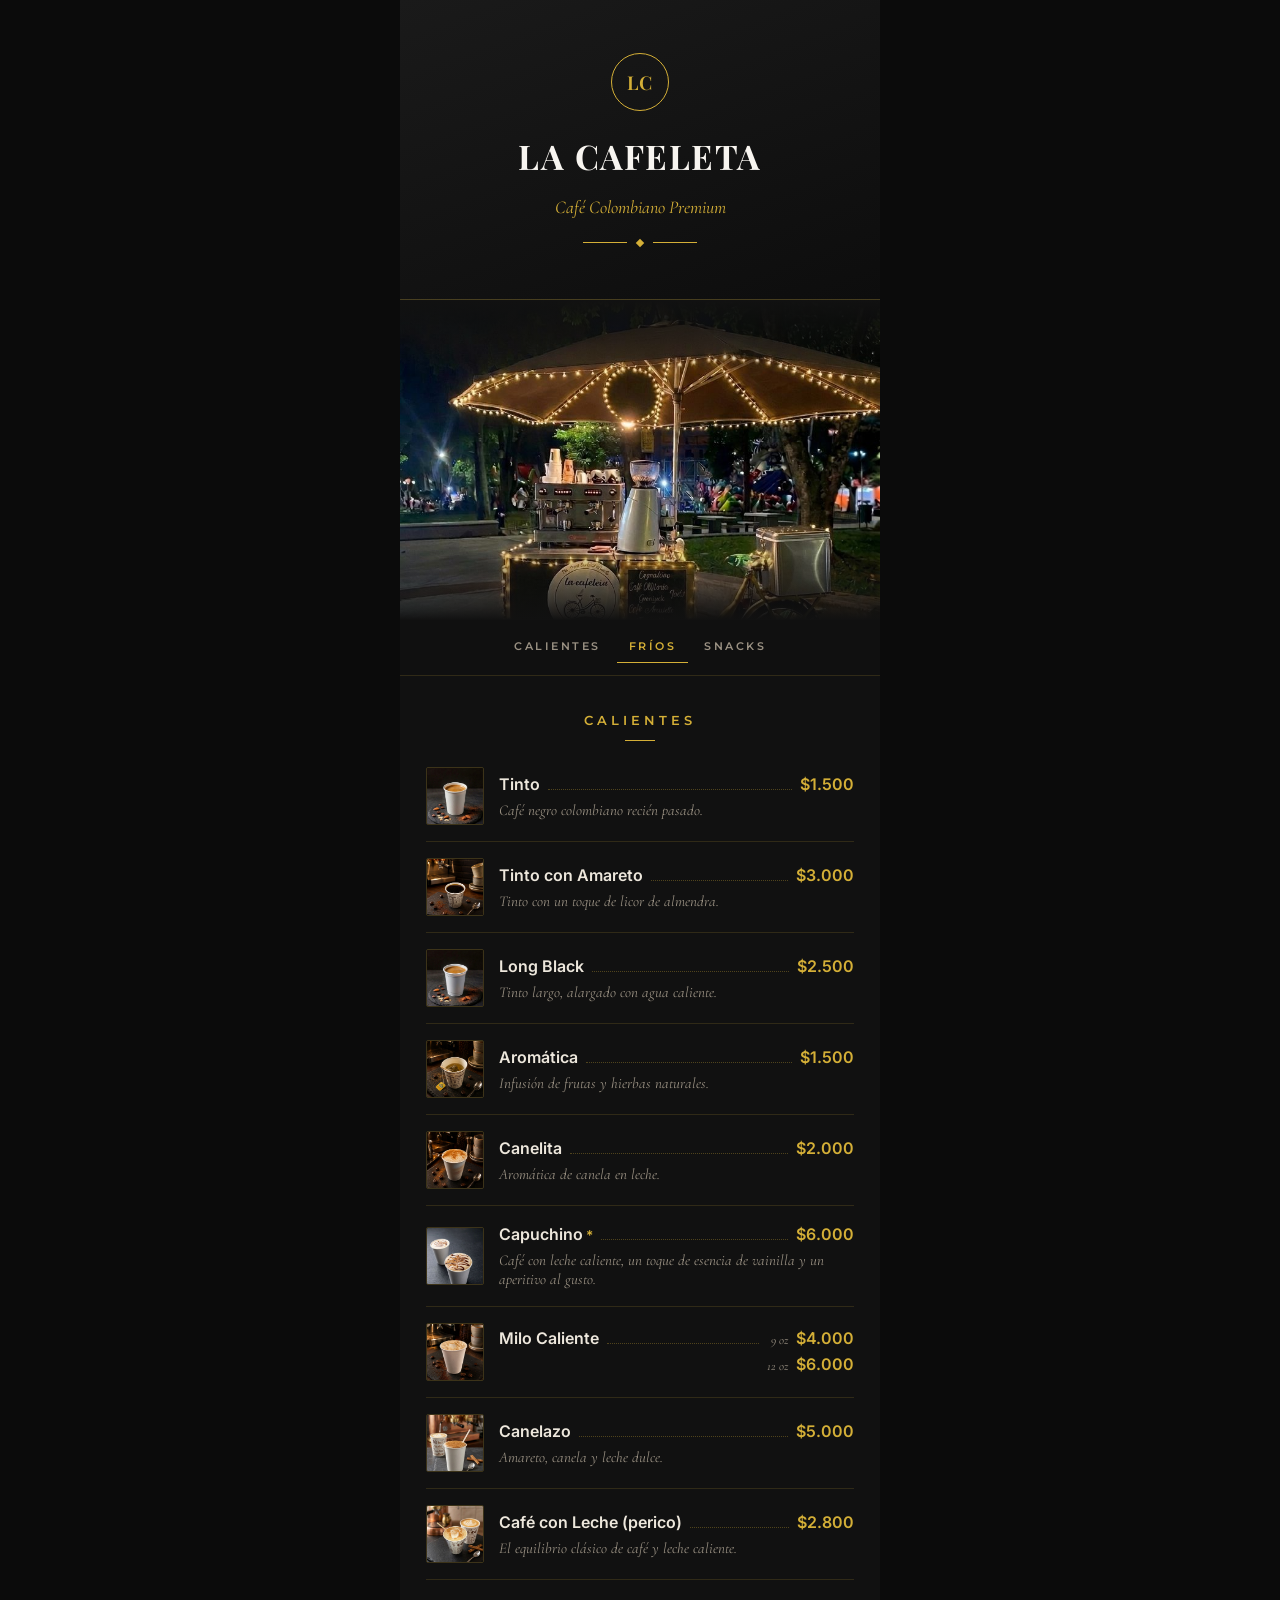
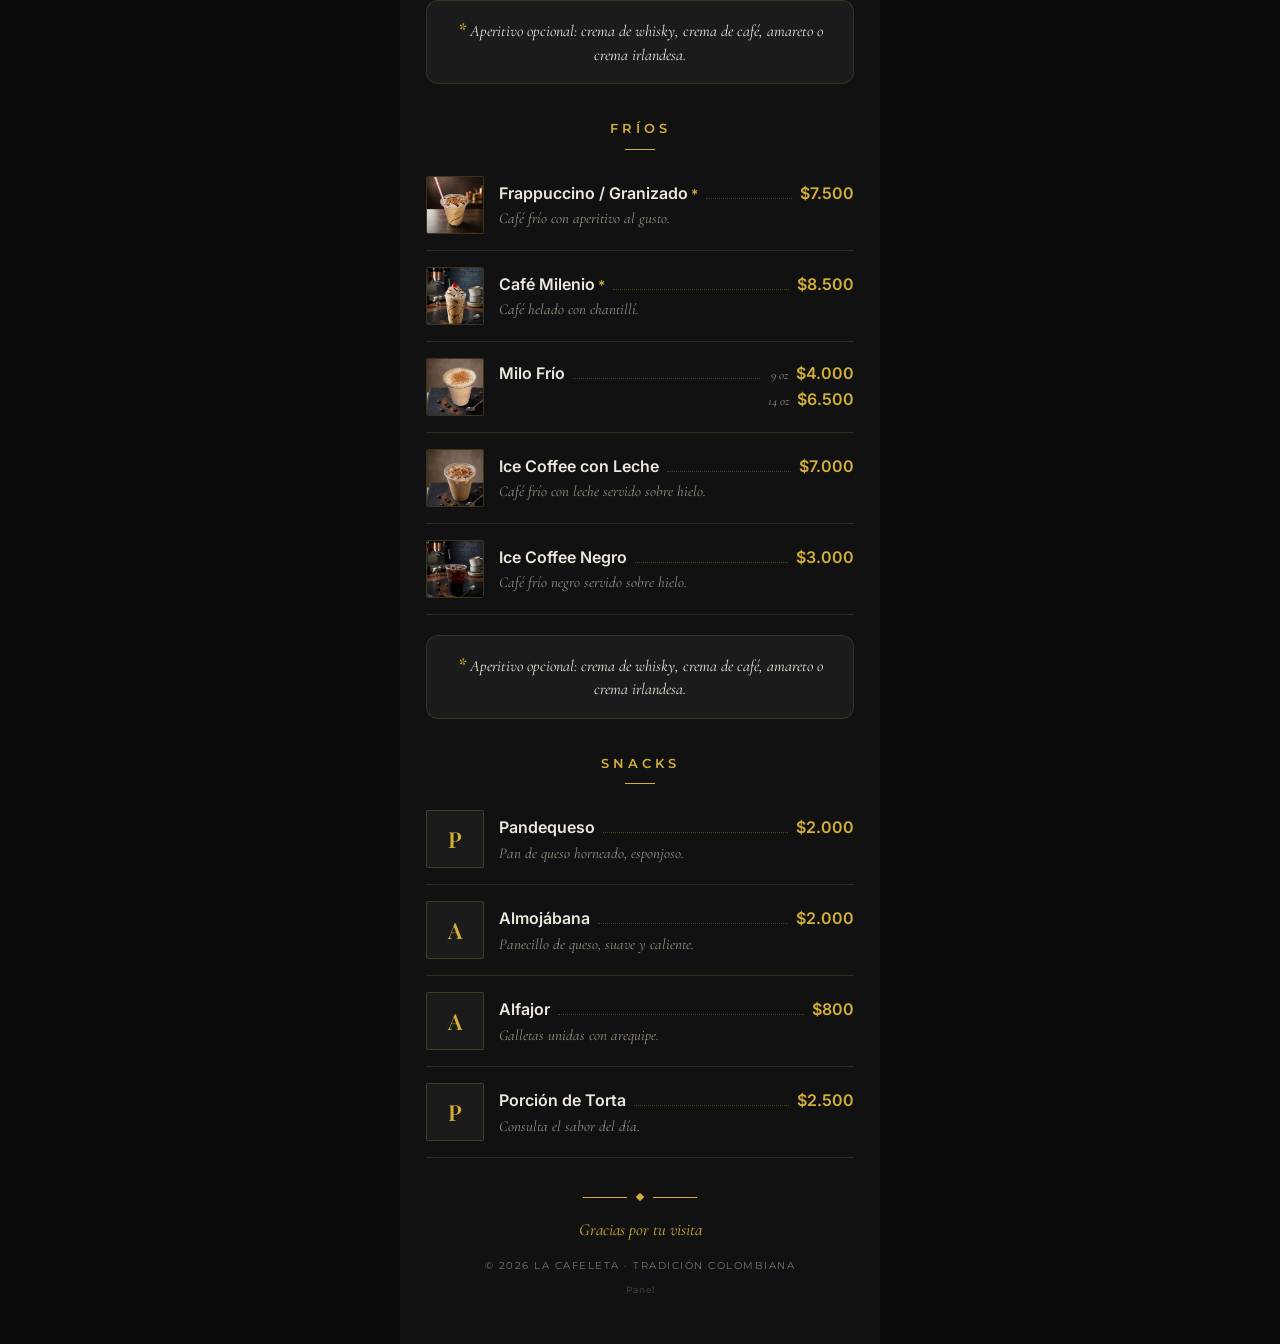
<file: site/index.html>
<!DOCTYPE html>
<html lang="es">
<head>
  <meta charset="UTF-8" />
  <meta name="viewport" content="width=device-width, initial-scale=1, viewport-fit=cover" />
  <meta name="theme-color" content="#111111" />
  <title>La Cafeleta — Menú</title>
  <meta name="description" content="Carta de bebidas de La Cafeleta — café colombiano premium. Escanea, lee y disfruta." />
  <link rel="icon" href="favicon.svg" type="image/svg+xml" />
  <link rel="apple-touch-icon" href="apple-touch-icon.png" />

  <!-- Open Graph (vista previa al compartir el link, ej. WhatsApp) -->
  <meta property="og:type" content="restaurant.menu" />
  <meta property="og:title" content="La Cafeleta — Menú" />
  <meta property="og:description" content="Café Colombiano Premium. Escanea, lee y disfruta." />
  <meta property="og:locale" content="es_CO" />
  <meta property="og:url" content="https://lacafeleta.com/" />
  <meta property="og:image" content="https://lacafeleta.com/img/cafeleta-cart.jpg" />
  <meta property="og:image:width" content="784" />
  <meta property="og:image:height" content="1371" />
  <meta name="twitter:card" content="summary_large_image" />

  <!-- Structured data -->
  <script type="application/ld+json">
  { "@context": "https://schema.org", "@type": "CafeOrCoffeeShop", "name": "La Cafeleta",
    "servesCuisine": ["Café", "Bebidas"], "priceRange": "$" }
  </script>

  <link rel="preconnect" href="https://fonts.googleapis.com" />
  <link rel="preconnect" href="https://fonts.gstatic.com" crossorigin />
  <link href="https://fonts.googleapis.com/css2?family=Cormorant+Garamond:ital,wght@0,500;1,500;1,600&family=Playfair+Display:wght@500;600;700&family=Montserrat:wght@500;600;700&family=Inter:wght@400;500;600&display=swap" rel="stylesheet" />
  <link rel="stylesheet" href="css/styles.css" />
</head>
<body class="menu-page">

  <main class="shell">

    <!-- HERO -->
    <header class="cafe-hero">
      <div class="cafe-hero-inner">
        <div class="mono" data-monogram>LC</div>
        <h1 class="cafe-title" data-brand-name>LA CAFELETA</h1>
        <p class="cafe-tagline" data-tagline>Café Colombiano Premium</p>
        <div class="ornament">
          <span class="line"></span><span class="diamond"></span><span class="line"></span>
        </div>
      </div>
    </header>

    <!-- FOTO DEL CARRITO (banner, se muestra si brand.heroImg existe) -->
    <div class="hero-photo" data-hero-photo hidden></div>

    <!-- MENÚ (secciones inyectadas desde restaurant.js) -->
    <div class="menu" data-menu></div>

    <!-- FOOTER -->
    <footer class="cafe-footer">
      <div class="ornament">
        <span class="line"></span><span class="diamond"></span><span class="line"></span>
      </div>
      <p class="thanks" data-thanks>Gracias por tu visita</p>
      <p class="footnote" data-footnote>© 2026 LA CAFELETA · TRADICIÓN COLOMBIANA</p>
      <a class="panel-link" href="admin.html">Panel</a>
    </footer>

  </main>

  <script src="data/restaurant.js"></script>
  <script src="js/app.js"></script>
</body>
</html>
</file>
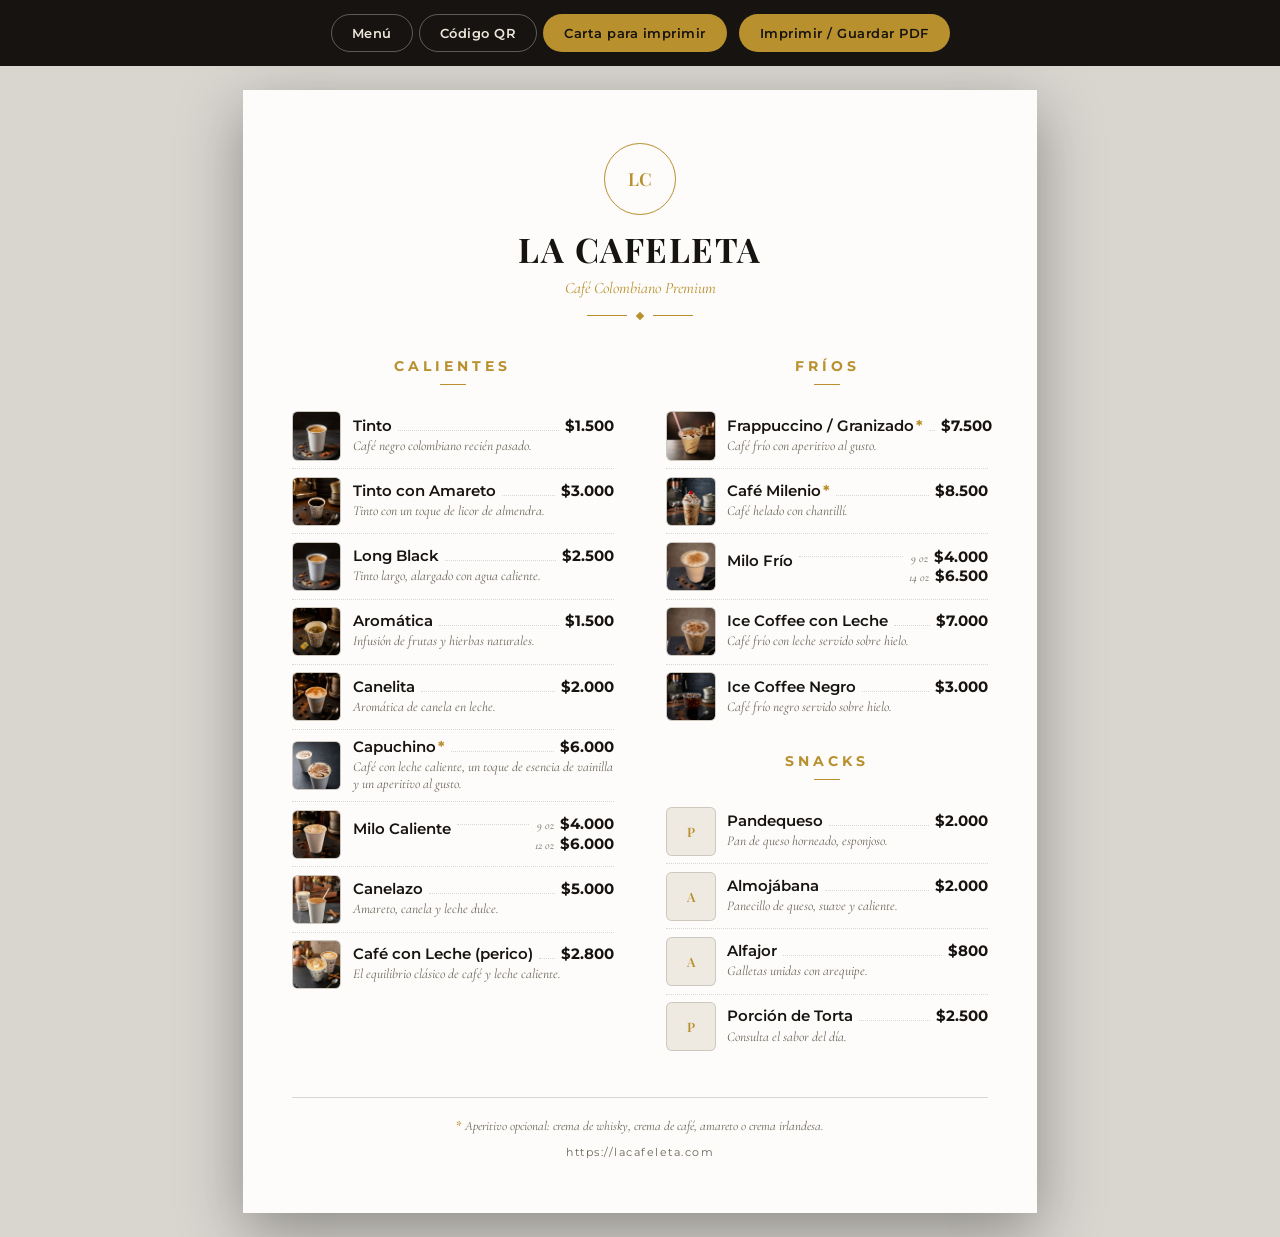
<file: site/carta-imprimir.html>
<!DOCTYPE html>
<html lang="es">
<head>
  <meta charset="UTF-8" />
  <meta name="viewport" content="width=device-width, initial-scale=1" />
  <title>La Cafeleta — Carta para imprimir</title>
  <link rel="icon" href="favicon.svg" type="image/svg+xml" />
  <link rel="apple-touch-icon" href="apple-touch-icon.png" />
  <link rel="preconnect" href="https://fonts.googleapis.com" />
  <link rel="preconnect" href="https://fonts.gstatic.com" crossorigin />
  <link href="https://fonts.googleapis.com/css2?family=Cormorant+Garamond:ital,wght@0,500;1,500;1,600&family=Playfair+Display:wght@500;600;700&family=Montserrat:wght@500;600;700&display=swap" rel="stylesheet" />
  <style>
    :root {
      --gold: #B8902E;
      --ink: #171310;
      --muted: #6b6459;
      --line: rgba(23, 19, 16, 0.16);
      --serif: "Playfair Display", Georgia, "Times New Roman", serif;
      --serif-it: "Cormorant Garamond", Georgia, serif;
      --label: "Montserrat", system-ui, sans-serif;
    }
    * { box-sizing: border-box; margin: 0; padding: 0; }
    html, body { background: #d9d6d0; }
    body { font-family: var(--serif-it); color: var(--ink); -webkit-font-smoothing: antialiased; }

    .toolbar {
      position: sticky; top: 0; z-index: 10;
      display: flex; align-items: center; justify-content: center; gap: 12px;
      padding: 14px; background: #171310;
    }
    .toolbar button, .toolbar a {
      font-family: var(--label); font-weight: 600; font-size: 13px; letter-spacing: 0.5px;
      padding: 10px 20px; border-radius: 999px; border: 1px solid transparent;
      cursor: pointer; text-decoration: none; display: inline-flex; align-items: center;
    }
    .toolbar .primary { background: var(--gold); color: #171310; }
    .toolbar .ghost { background: transparent; color: #EDE7DC; border-color: rgba(255,255,255,0.3); }
    .toolbar .ghost.active { background: var(--gold); color: #171310; border-color: transparent; }
    .toolbar .tabs { display: flex; gap: 6px; }

    /* La "hoja": A4 exacto en pantalla, con el padding = margen real de impresion */
    .sheet {
      width: 210mm; min-height: 297mm;
      margin: 24px auto; background: #fdfcfa;
      padding: 14mm 13mm; box-shadow: 0 20px 60px rgba(0,0,0,0.35);
    }

    .p-header { text-align: center; margin-bottom: 10mm; }
    .p-mono {
      display: inline-flex; align-items: center; justify-content: center;
      width: 19mm; height: 19mm; border: 1px solid var(--gold); border-radius: 50%;
      font-family: var(--serif); font-weight: 600; font-size: 18px; color: var(--gold);
      margin-bottom: 3mm;
    }
    .p-title { font-family: var(--serif); font-weight: 700; font-size: 34px; letter-spacing: 1.5px; text-transform: uppercase; }
    .p-tagline { font-family: var(--serif-it); font-style: italic; font-size: 16px; color: var(--gold); margin-top: 1.5mm; }
    .p-ornament { display: flex; align-items: center; justify-content: center; gap: 10px; margin-top: 4mm; }
    .p-ornament .l { height: 1px; width: 40px; background: var(--gold); }
    .p-ornament .d { width: 6px; height: 6px; background: var(--gold); transform: rotate(45deg); }

    .p-columns { display: grid; grid-template-columns: 1fr 1fr; gap: 14mm; }
    .p-col { min-width: 0; }

    .p-cat { margin-bottom: 4mm; }
    .p-cat + .p-cat { margin-top: 6mm; }
    .p-cat-label {
      font-family: var(--label); font-weight: 700; font-size: 14px; letter-spacing: 4px;
      color: var(--gold); text-align: center;
    }
    .p-cat-line { display: flex; justify-content: center; margin: 2.5mm 0 5mm; }
    .p-cat-line span { height: 1px; width: 26px; background: var(--gold); }

    .p-item { display: flex; gap: 3mm; align-items: center; padding: 2mm 0; border-bottom: 1px dotted var(--line); }
    .p-item:last-child { border-bottom: none; }
    .p-thumb {
      flex: none; width: 13mm; height: 13mm; border-radius: 1.5mm;
      overflow: hidden; background: #efeae1; border: 1px solid var(--line);
      display: flex; align-items: center; justify-content: center;
      font-family: var(--serif); font-weight: 600; font-size: 13px; color: var(--gold);
    }
    .p-thumb img { width: 100%; height: 100%; object-fit: cover; display: block; }
    .p-body { flex: 1; min-width: 0; }
    .p-row { display: flex; align-items: baseline; gap: 6px; }
    .p-row.p-row-multi { align-items: flex-start; }
    .p-row.p-row-multi .p-name { padding-top: 0.3em; }
    .p-row.p-row-multi .p-leader { margin-top: 0.55em; }
    .p-name { font-family: var(--label); font-weight: 600; font-size: 14.5px; color: var(--ink); white-space: nowrap; flex: none; }
    .p-star { color: var(--gold); font-weight: 700; margin-left: 2px; }
    .p-leader { flex: 1; border-bottom: 1px dotted var(--line); margin-bottom: 3px; min-width: 6px; }
    .p-price { font-family: var(--label); font-weight: 700; font-size: 14.5px; color: var(--ink); white-space: nowrap; }
    .p-price.multi { display: flex; flex-direction: column; align-items: flex-end; gap: 0.5mm; }
    .p-price.multi .pl { display: flex; align-items: baseline; gap: 6px; white-space: nowrap; }
    .p-price.multi .tam { font-family: var(--serif-it); font-style: italic; font-weight: 400; font-size: 11.5px; color: var(--muted); }
    .p-desc { font-family: var(--serif-it); font-style: italic; font-size: 13.5px; line-height: 1.3; color: var(--muted); margin-top: 0.8mm; }

    .p-footer { margin-top: 6mm; padding-top: 5mm; border-top: 1px solid var(--line); text-align: center; }
    .p-note { font-family: var(--serif-it); font-style: italic; font-size: 13px; color: var(--muted); line-height: 1.4; }
    .p-note b { color: var(--gold); font-style: normal; }
    .p-url { font-family: var(--label); font-size: 10.5px; letter-spacing: 1.5px; color: var(--muted); margin-top: 3mm; }

    @media print {
      @page { size: A4; margin: 0; }
      html, body { background: #fff; }
      .toolbar { display: none; }
      .sheet { box-shadow: none; margin: 0; width: auto; min-height: 0; }
    }
  </style>
</head>
<body>

  <div class="toolbar">
    <nav class="tabs">
      <a class="ghost" href="index.html">Menú</a>
      <a class="ghost" href="admin.html">Código QR</a>
      <a class="ghost active" href="carta-imprimir.html">Carta para imprimir</a>
    </nav>
    <button class="primary" id="btnImprimir">Imprimir / Guardar PDF</button>
  </div>

  <main class="sheet">
    <header class="p-header">
      <div class="p-mono" data-monogram>LC</div>
      <h1 class="p-title" data-brand-name>La Cafeleta</h1>
      <p class="p-tagline" data-tagline>Café Colombiano Premium</p>
      <div class="p-ornament"><span class="l"></span><span class="d"></span><span class="l"></span></div>
    </header>

    <div class="p-columns" data-columns>
      <div class="p-col" data-col-left></div>
      <div class="p-col" data-col-right></div>
    </div>

    <footer class="p-footer">
      <p class="p-note" data-aperitivo-note hidden></p>
      <p class="p-url" data-menu-url></p>
    </footer>
  </main>

  <script src="data/restaurant.js"></script>
  <script>
    (function () {
      var R = window.RESTAURANT;
      if (!R) return console.error("Falta restaurant.js");
      var b = R.brand || {};
      var esc = function (s) { return String(s).replace(/[&<>"]/g, function (c) { return { "&": "&amp;", "<": "&lt;", ">": "&gt;", '"': "&quot;" }[c]; }); };
      var cop = function (v) { return typeof v === "number" ? "$" + v.toLocaleString("es-CO") : esc(v); };

      document.title = (b.nombre || "Menú") + " — Carta para imprimir";
      document.querySelectorAll("[data-brand-name]").forEach(function (n) { n.textContent = b.nombre || ""; });
      document.querySelectorAll("[data-monogram]").forEach(function (n) { n.textContent = b.monogram || ""; });
      var tag = document.querySelector("[data-tagline]"); if (tag && b.tagline) tag.textContent = b.tagline;
      var urlEl = document.querySelector("[data-menu-url]"); if (urlEl) urlEl.textContent = b.menuUrl || "";

      function priceCell(d) {
        if (Array.isArray(d.precios) && d.precios.length) {
          return '<span class="p-price multi">' +
            d.precios.map(function (p) { return '<span class="pl"><span class="tam">' + esc(p.tam) + '</span>' + cop(p.precio) + '</span>'; }).join('') +
            '</span>';
        }
        return '<span class="p-price">' + cop(d.precio) + '</span>';
      }

      function renderCategory(cat) {
        var html = '<div class="p-cat"><p class="p-cat-label">' + esc((cat.nombre || "").toUpperCase()) + '</p>' +
          '<div class="p-cat-line"><span></span></div>';
        (cat.items || []).forEach(function (d) {
          var star = d.aperitivo ? '<span class="p-star">*</span>' : "";
          var desc = d.desc ? '<p class="p-desc">' + esc(d.desc) + '</p>' : "";
          var nombre = d.nombre || "";
          var inicial = nombre.trim().charAt(0).toUpperCase();
          var thumb = d.img
            ? '<div class="p-thumb"><img src="' + esc(d.img) + '" alt=""></div>'
            : '<div class="p-thumb">' + esc(inicial) + '</div>';
          var rowClass = "p-row" + (Array.isArray(d.precios) && d.precios.length ? " p-row-multi" : "");
          html += '<div class="p-item">' + thumb + '<div class="p-body"><div class="' + rowClass + '">' +
            '<span class="p-name">' + esc(nombre) + star + '</span>' +
            '<span class="p-leader"></span>' + priceCell(d) +
            '</div>' + desc + '</div></div>';
        });
        html += '</div>';
        return html;
      }

      // Reparte categorías completas entre las 2 columnas balanceando por
      // cantidad de items, preservando el orden de lectura dentro de cada una.
      var cats = R.categorias || [];
      var colTotals = [0, 0];
      var colEls = [document.querySelector("[data-col-left]"), document.querySelector("[data-col-right]")];
      cats.forEach(function (cat) {
        var idx = colTotals[0] <= colTotals[1] ? 0 : 1;
        colEls[idx].insertAdjacentHTML("beforeend", renderCategory(cat));
        colTotals[idx] += (cat.items || []).length;
      });

      // Nota de aperitivo (una sola vez al pie, si algún item la usa)
      var apNote = document.querySelector("[data-aperitivo-note]");
      var tieneAperitivo = cats.some(function (cat) { return (cat.items || []).some(function (d) { return d.aperitivo; }); });
      if (apNote && R.aperitivo && tieneAperitivo) {
        apNote.innerHTML = '<b>*</b> Aperitivo opcional: ' + esc(R.aperitivo) + '.';
        apNote.hidden = false;
      }

      document.getElementById("btnImprimir").onclick = function () { window.print(); };
    })();
  </script>
</body>
</html>
</file>
<file: site/css/styles.css>
/* =============================================================================
 *  La Cafeleta — menú digital de cafetería (estilos)
 *  Mobile-first. Tokens del handoff de diseño (hifi). Variantes: dark / cream.
 *  El acento (dorado) se inyecta desde restaurant.js -> --acento (ver app.js).
 * ========================================================================== */

:root {
  --gold: #D4AF37;
  --acento: #D4AF37;          /* lo sobreescribe app.js con brand.colorAcento */

  /* Vars compartidas que usa la página del QR (admin.html) */
  --fondo: #0b0b0b;
  --texto: #EDE7DC;
  --panel: #1b1b1b;
  --panel-2: #222;
  --linea: rgba(212, 175, 55, 0.22);
  --muted: #9a9183;
  --radio: 16px;
  --sombra: 0 18px 40px -18px rgba(0, 0, 0, 0.8);
  --max: 1120px;

  --font: "Inter", system-ui, -apple-system, "Segoe UI", Roboto, sans-serif;
  --serif: "Playfair Display", Georgia, "Times New Roman", serif;
  --serif-it: "Cormorant Garamond", Georgia, serif;
  --label: "Montserrat", system-ui, sans-serif;
}

* { box-sizing: border-box; margin: 0; padding: 0; }
html { scroll-behavior: smooth; }
body {
  font-family: var(--font);
  background: var(--fondo);
  color: var(--texto);
  line-height: 1.6;
  -webkit-font-smoothing: antialiased;
  overflow-x: hidden;
}
img { max-width: 100%; display: block; }
a { color: inherit; text-decoration: none; }

/* =============================================================================
 *  PÁGINA DEL CLIENTE (lo que abre el QR)
 * ========================================================================== */

/* --- Temas (custom props por variante) --- */
.menu-page.theme-dark {
  --page: #0b0b0b;  --shell: #111;
  --hero-bg: linear-gradient(160deg, #1a1a1a, #0d0d0d);
  --hero-border: rgba(212, 175, 55, 0.25);
  --title: #F8F5F0;  --tagline: var(--gold);  --section: var(--gold);
  --thumb-bg: #1b1b1b;  --thumb-border: rgba(212, 175, 55, 0.22);
  --name: #EDE7DC;  --price: var(--gold);  --desc: #9a9183;
  --dot: rgba(212, 175, 55, 0.32);  --row-border: rgba(212, 175, 55, 0.16);
  --thanks: var(--gold);  --footnote: #7d7468;
  --nav-bg: rgba(17, 17, 17, 0.92);
}
.menu-page.theme-cream {
  --page: #e9e5dd;  --shell: #F8F5F0;
  --hero-bg: #F8F5F0;
  --hero-border: rgba(17, 17, 17, 0.08);
  --title: #111;  --tagline: #6B6B6B;  --section: #111;
  --thumb-bg: #efeae1;  --thumb-border: rgba(17, 17, 17, 0.08);
  --name: #111;  --price: #111;  --desc: #7c756b;
  --dot: rgba(17, 17, 17, 0.28);  --row-border: rgba(17, 17, 17, 0.09);
  --thanks: #6B6B6B;  --footnote: #9A9A9A;
  --nav-bg: rgba(248, 245, 240, 0.92);
}

.menu-page { background: var(--page); }
.shell { max-width: 480px; margin: 0 auto; min-height: 100vh; background: var(--shell); }

/* --- Hero --- */
.cafe-hero { height: 300px; background: var(--hero-bg); border-bottom: 1px solid var(--hero-border); position: relative; }
.cafe-hero-inner {
  position: absolute; inset: 0;
  display: flex; flex-direction: column; align-items: center; justify-content: center;
  text-align: center; padding: 0 28px;
}

/* Foto del carrito como banner bajo el título (brand.heroImg) */
.hero-photo {
  height: 320px;
  background-size: cover;
  background-position: center 33%;
  background-repeat: no-repeat;
  position: relative;
}
.hero-photo[hidden] { display: none; }
.hero-photo::after {
  content: ""; position: absolute; inset: 0; pointer-events: none;
  background: linear-gradient(180deg,
    var(--shell) 0%,
    rgba(17, 17, 17, 0) 22%,
    rgba(17, 17, 17, 0) 78%,
    var(--shell) 100%);
}
.mono {
  width: 58px; height: 58px; border: 1px solid var(--gold); border-radius: 50%;
  display: flex; align-items: center; justify-content: center;
  font-family: var(--serif); font-weight: 600; font-size: 19px; letter-spacing: 1px;
  color: var(--gold); margin-bottom: 18px;
}
.cafe-title {
  font-family: var(--serif); font-weight: 700; font-size: 34px; letter-spacing: 1.5px;
  margin: 0; color: var(--title); text-transform: uppercase;
}
.cafe-tagline {
  font-family: var(--serif-it); font-style: italic; font-size: 18px;
  margin: 9px 0 0; color: var(--tagline);
}

/* --- Separadores ornamentales --- */
.ornament { display: flex; align-items: center; justify-content: center; gap: 10px; margin-top: 18px; }
.ornament .line { height: 1px; width: 44px; background: var(--gold); }
.ornament .diamond { width: 6px; height: 6px; background: var(--gold); transform: rotate(45deg); }
.ornament-short { display: flex; justify-content: center; margin: 10px 0 6px; }
.ornament-short .line { height: 1px; width: 30px; background: var(--gold); }

/* --- Barra sticky de categorías --- */
.cat-nav {
  position: sticky; top: 0; z-index: 30;
  display: flex; justify-content: center; gap: 4px;
  padding: 12px 10px;
  background: var(--nav-bg);
  -webkit-backdrop-filter: blur(8px); backdrop-filter: blur(8px);
  border-bottom: 1px solid var(--row-border);
  overflow-x: auto; scrollbar-width: none;
}
.cat-nav::-webkit-scrollbar { display: none; }
.cat-nav a {
  flex: none; padding: 6px 12px;
  font-family: var(--label); font-weight: 600; font-size: 11px;
  letter-spacing: 2.5px; text-transform: uppercase;
  color: var(--desc); border-bottom: 1px solid transparent;
  transition: color 0.15s ease, border-color 0.15s ease;
}
.cat-nav a.active, .cat-nav a:hover { color: var(--gold); border-color: var(--gold); }

/* --- Lista de bebidas --- */
.menu-section { padding: 34px 26px 0; scroll-margin-top: 52px; }
.section-label {
  font-family: var(--label); font-weight: 600; font-size: 13px; letter-spacing: 4px;
  text-align: center; margin: 0; color: var(--section);
}
.drink-list { list-style: none; margin: 10px 0 0; padding: 0; }
.drink { display: flex; align-items: center; gap: 15px; padding: 16px 0; border-bottom: 1px solid var(--row-border); }
.thumb {
  flex: none; width: 58px; height: 58px; border-radius: 2px;
  display: flex; align-items: center; justify-content: center;
  background: var(--thumb-bg); border: 1px solid var(--thumb-border);
  font-family: var(--serif); font-weight: 600; font-size: 22px; color: var(--gold);
  overflow: hidden;
}
.thumb.has-img { background: none; }
.thumb img { width: 100%; height: 100%; object-fit: cover; display: block; }
.drink-body { flex: 1; min-width: 0; }
.drink-top { display: flex; align-items: baseline; gap: 8px; }
.drink-name { font-family: var(--font); font-weight: 600; font-size: 16px; color: var(--name); }
.leader { flex: 1; border-bottom: 1px dotted var(--dot); margin-bottom: 5px; min-width: 8px; }
.drink-price { font-family: var(--font); font-weight: 600; font-size: 16px; color: var(--price); white-space: nowrap; }
.drink-desc { font-family: var(--serif-it); font-style: italic; font-size: 15px; line-height: 1.3; margin: 3px 0 0; color: var(--desc); }

/* Precios con varios tamaños (ej. Milo 9 oz / 12 oz) */
.drink-price.multi { display: flex; flex-direction: column; align-items: flex-end; gap: 1px; }
.drink-price.multi .pl { display: flex; align-items: baseline; gap: 8px; white-space: nowrap; }
.drink-price.multi .tam { font-family: var(--serif-it); font-style: italic; font-weight: 400; font-size: 12.5px; color: var(--desc); }

/* Marca de aperitivo opcional (*) y su nota al final de cada sección */
.aperitivo-mark { color: var(--gold); font-weight: 600; }
.drink-name .aperitivo-mark { margin-left: 3px; font-size: 0.85em; }
.aperitivo-note {
  text-align: center;
  font-family: var(--serif-it); font-style: italic;
  font-size: 16px; line-height: 1.45;
  color: var(--name); margin: 20px 0 0;
  padding: 16px 18px;
  border: 1px solid var(--row-border); border-radius: 12px;
  background: var(--thumb-bg);
}
.aperitivo-note .aperitivo-mark { font-size: 1.15em; }

/* Pistas de que la foto/nombre son interactivos */
.drink-name, .thumb { cursor: pointer; }
.drink-name { transition: color 0.15s ease; }
.drink-name:hover { color: var(--gold); }
.thumb { transition: transform 0.15s ease; }
.thumb:hover { transform: scale(1.05); }

/* --- Lightbox (detalle del producto) --- */
.lightbox {
  position: fixed; inset: 0; z-index: 100;
  display: flex; align-items: center; justify-content: center; padding: 24px;
  background: rgba(0, 0, 0, 0.82);
  -webkit-backdrop-filter: blur(3px); backdrop-filter: blur(3px);
}
.lightbox[hidden] { display: none; }
.lightbox-card {
  position: relative;
  width: min(100%, 360px);
  background: var(--shell);
  border: 1px solid var(--row-border);
  border-radius: 14px;
  padding: 16px 16px 22px;
  text-align: center;
  box-shadow: 0 30px 70px -20px rgba(0, 0, 0, 0.7);
  animation: lb-pop 0.22s ease;
}
.lightbox-close {
  position: absolute; top: 24px; right: 24px; z-index: 2;
  width: 36px; height: 36px; border-radius: 50%;
  display: flex; align-items: center; justify-content: center;
  background: rgba(0, 0, 0, 0.55); color: #fff;
  border: 1px solid rgba(255, 255, 255, 0.25);
  font-size: 22px; line-height: 1; cursor: pointer; padding: 0;
}
@keyframes lb-pop { from { opacity: 0; transform: translateY(8px) scale(0.97); } to { opacity: 1; transform: none; } }
.lightbox-media { display: flex; justify-content: center; }
.lightbox-media img { max-width: 100%; max-height: 62vh; width: auto; height: auto; border-radius: 8px; display: block; }
.lightbox-initial {
  width: 100%; height: 200px; border-radius: 8px;
  display: flex; align-items: center; justify-content: center;
  background: var(--thumb-bg); border: 1px solid var(--thumb-border);
  font-family: var(--serif); font-weight: 600; font-size: 72px; color: var(--gold);
}
.lightbox-name { font-family: var(--serif); font-weight: 700; font-size: 22px; color: var(--name); margin: 16px 0 0; }
.lightbox-price { font-family: var(--font); font-weight: 600; font-size: 16px; color: var(--price); margin-top: 4px; }
.lightbox-desc { font-family: var(--serif-it); font-style: italic; font-size: 16px; line-height: 1.4; color: var(--desc); margin: 12px 0 0; }

/* --- Footer --- */
.cafe-footer { text-align: center; padding: 36px 26px 44px; }
.cafe-footer .ornament { margin-bottom: 16px; margin-top: 0; }
.thanks { font-family: var(--serif-it); font-style: italic; font-size: 17px; margin: 0; color: var(--thanks); }
.footnote { font-family: var(--label); font-size: 9.5px; letter-spacing: 1.5px; margin: 14px 0 0; color: var(--footnote); }
.panel-link { display: inline-block; font-family: var(--label); font-size: 9px; letter-spacing: 1px; margin-top: 10px; color: var(--footnote); opacity: 0.6; }
.panel-link:hover { opacity: 1; }

/* =============================================================================
 *  CLASES COMPARTIDAS  —  usadas por la página del QR (admin.html)
 * ========================================================================== */
.container { width: min(100% - 40px, var(--max)); margin-inline: auto; }

.nav { position: sticky; top: 0; z-index: 20; background: rgba(17, 17, 17, 0.92); backdrop-filter: blur(8px); border-bottom: 1px solid var(--linea); }
.nav-inner { display: flex; align-items: center; justify-content: space-between; padding: 14px 0; }
.brand-logo { display: inline-flex; align-items: center; gap: 10px; font-family: var(--serif); font-weight: 700; letter-spacing: 1px; color: var(--texto); }
.monogram {
  display: inline-flex; align-items: center; justify-content: center;
  width: 34px; height: 34px; border: 1px solid var(--gold); border-radius: 50%;
  font-family: var(--serif); font-weight: 600; font-size: 14px; color: var(--gold);
}

/* Pestañas de navegación entre las páginas del panel (QR / Carta / Menú) */
.panel-tabs { display: flex; gap: 4px; }
.panel-tab {
  font-family: var(--label); font-weight: 600; font-size: 13px; letter-spacing: 0.3px;
  padding: 9px 16px; border-radius: 999px; color: var(--muted);
  border: 1px solid transparent; transition: background 0.15s ease, color 0.15s ease;
}
.panel-tab:hover { color: var(--texto); }
.panel-tab.active { background: var(--acento); color: #111; }

.eyebrow { font-family: var(--label); font-size: 0.72rem; letter-spacing: 0.28em; text-transform: uppercase; color: var(--acento); font-weight: 600; }
.section-title { font-family: var(--serif); font-size: clamp(1.8rem, 5vw, 2.6rem); line-height: 1.1; margin: 10px 0 14px; font-weight: 700; color: var(--texto); }
.section-sub { color: var(--muted); max-width: 52ch; }

.btn { display: inline-flex; align-items: center; gap: 8px; padding: 11px 20px; border-radius: 999px; border: 1px solid transparent; font: inherit; font-weight: 600; cursor: pointer; transition: transform 0.15s ease, opacity 0.15s ease; }
.btn:hover { transform: translateY(-1px); }
.btn-primary { background: var(--acento); color: #111; }
.btn-ghost { background: transparent; border-color: var(--linea); color: var(--texto); }

.field { display: flex; flex-direction: column; gap: 6px; }
.field label { font-size: 0.85rem; color: var(--muted); }
.field input, .field select, .field textarea { font: inherit; padding: 11px 12px; border-radius: 10px; border: 1px solid var(--linea); background: var(--panel); color: var(--texto); }
.form-note { font-size: 0.78rem; color: var(--muted); margin-top: 10px; }
</file>
